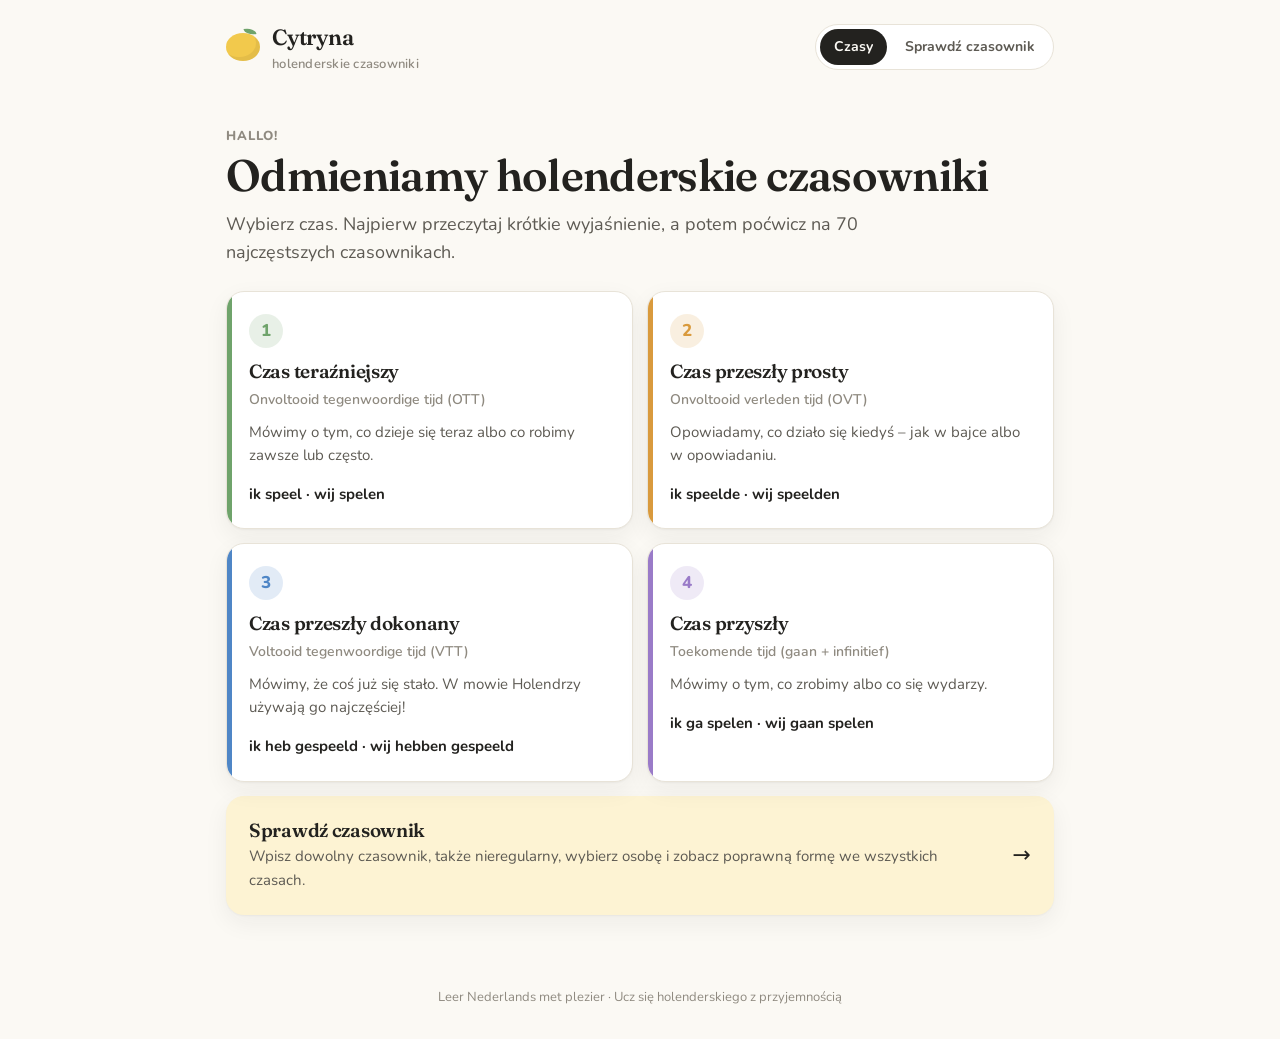
<file: index.html>
<!doctype html>
<html lang="pl">
<head>
  <meta charset="utf-8">
  <meta name="viewport" content="width=device-width, initial-scale=1">
  <title>Cytryna · holenderskie czasowniki</title>
  <meta name="description" content="Nauka odmiany holenderskich czasowników dla dzieci: wyjaśnienia, ćwiczenia i sprawdzanie form.">
  <link rel="preconnect" href="https://fonts.googleapis.com">
  <link rel="preconnect" href="https://fonts.gstatic.com" crossorigin>
  <link href="https://fonts.googleapis.com/css2?family=Fraunces:opsz,wght@9..144,500;9..144,600&family=Nunito:wght@400;600;700;800&display=swap" rel="stylesheet">
  <link rel="stylesheet" href="css/styles.css">
  <link rel="icon" href="data:image/svg+xml,%3Csvg xmlns='http://www.w3.org/2000/svg' viewBox='0 0 32 32'%3E%3Cellipse cx='16' cy='17' rx='12' ry='10' fill='%23F2C94C'/%3E%3Cpath d='M16 7c2-4 6-4 8-3-2 3-5 4-8 3z' fill='%236FA36B'/%3E%3C/svg%3E">
</head>
<body>
  <header class="topbar">
    <a href="#/" class="brand" aria-label="Strona główna">
      <span class="lemon" aria-hidden="true"></span>
      <span class="brand-text">Cytryna <span class="brand-sub">holenderskie czasowniki</span></span>
    </a>
    <nav class="topnav">
      <a href="#/" data-nav="home">Czasy</a>
      <a href="#/sprawdz" data-nav="lookup">Sprawdź czasownik</a>
    </nav>
  </header>

  <main id="app" class="wrap" tabindex="-1"></main>

  <footer class="foot">Leer Nederlands met plezier · Ucz się holenderskiego z przyjemnością</footer>

  <script src="js/data.js"></script>
  <script src="js/conjugate.js"></script>
  <script src="js/app.js"></script>
</body>
</html>
</file>
<file: css/styles.css>
:root {
  --bg: #fbf9f4;
  --surface: #ffffff;
  --surface-2: #f4f1ea;
  --ink: #23221f;
  --ink-2: #5d5a53;
  --ink-3: #8f8a80;
  --line: #e8e3d8;
  --lemon: #f2c94c;
  --lemon-soft: #fdf3d3;
  --leaf: #6fa36b;
  --ok: #3f8f5b;
  --ok-soft: #e3f2e7;
  --bad: #c8553d;
  --bad-soft: #fbe7e2;
  --t-ott: #6fa36b;
  --t-ovt: #d99a3d;
  --t-vtt: #4f86c6;
  --t-tt: #9a7bc8;
  --radius: 18px;
  --shadow: 0 1px 2px rgba(35, 34, 31, .04), 0 8px 24px rgba(35, 34, 31, .06);
  --serif: 'Fraunces', Georgia, 'Times New Roman', serif;
  --sans: 'Nunito', system-ui, -apple-system, 'Segoe UI', sans-serif;
  color-scheme: light;
}

@media (prefers-color-scheme: dark) {
  :root:not([data-theme="light"]) {
    --bg: #171714;
    --surface: #211f1b;
    --surface-2: #2a2823;
    --ink: #f2efe7;
    --ink-2: #c3beb2;
    --ink-3: #8f8a80;
    --line: #36332d;
    --lemon-soft: #3a3220;
    --ok: #7cc492;
    --ok-soft: #1f3326;
    --bad: #ec8a74;
    --bad-soft: #3d221c;
    --shadow: 0 1px 2px rgba(0, 0, 0, .3), 0 8px 24px rgba(0, 0, 0, .25);
    color-scheme: dark;
  }
}

* { box-sizing: border-box; }
html { -webkit-text-size-adjust: 100%; }
body {
  margin: 0;
  background: var(--bg);
  color: var(--ink);
  font-family: var(--sans);
  font-size: 17px;
  line-height: 1.55;
  min-height: 100vh;
  display: flex;
  flex-direction: column;
}
a { color: inherit; }
b { font-weight: 800; }
i { font-style: normal; color: var(--ink); background: var(--surface-2); padding: 0 .3em; border-radius: 6px; }
button { font: inherit; color: inherit; }

.wrap { width: 100%; max-width: 860px; margin: 0 auto; padding: 8px 16px 48px; flex: 1; outline: none; }

/* ---------- top bar ---------- */
.topbar {
  display: flex; align-items: center; justify-content: space-between; gap: 12px;
  max-width: 860px; width: 100%; margin: 0 auto; padding: 20px 16px 12px; flex-wrap: wrap;
}
.brand { display: flex; align-items: center; gap: 12px; text-decoration: none; }
.lemon {
  width: 34px; height: 28px; border-radius: 50%; background: var(--lemon); position: relative; flex: none;
  box-shadow: inset -4px -4px 0 rgba(0, 0, 0, .06);
}
.lemon::after {
  content: ''; position: absolute; width: 12px; height: 7px; background: var(--leaf);
  border-radius: 0 100% 0 100%; top: -5px; right: 4px; transform: rotate(-10deg);
}
.brand-text { font-family: var(--serif); font-weight: 600; font-size: 22px; letter-spacing: -.01em; }
.brand-sub { display: block; font-family: var(--sans); font-size: 13px; font-weight: 600; color: var(--ink-3); letter-spacing: .02em; }
.topnav { display: flex; gap: 4px; background: var(--surface); border: 1px solid var(--line); border-radius: 999px; padding: 4px; }
.topnav a { text-decoration: none; font-weight: 700; font-size: 14px; padding: 7px 14px; border-radius: 999px; color: var(--ink-2); }
.topnav a.active { background: var(--ink); color: var(--bg); }

.foot { text-align: center; color: var(--ink-3); font-size: 13px; padding: 24px 16px 32px; }

/* ---------- typography ---------- */
h1, h2, h3 { font-family: var(--serif); font-weight: 600; letter-spacing: -.015em; line-height: 1.2; margin: 0; }
h1 { font-size: clamp(30px, 6vw, 44px); }
h2 { font-size: 24px; }
h3 { font-size: 19px; }
.lead { color: var(--ink-2); font-size: 18px; margin: 10px 0 0; max-width: 60ch; }
.eyebrow { font-size: 13px; font-weight: 800; letter-spacing: .08em; text-transform: uppercase; color: var(--ink-3); }
.muted { color: var(--ink-3); }

.hero { padding: 28px 0 24px; }

/* ---------- cards ---------- */
.card {
  background: var(--surface); border: 1px solid var(--line); border-radius: var(--radius);
  box-shadow: var(--shadow); padding: 22px;
}
.grid { display: grid; gap: 14px; grid-template-columns: repeat(2, minmax(0, 1fr)); }
@media (max-width: 640px) { .grid { grid-template-columns: 1fr; } }

.tense-card {
  display: flex; flex-direction: column; gap: 6px; text-decoration: none; position: relative;
  transition: transform .15s ease, box-shadow .15s ease; overflow: hidden;
}
.tense-card:hover { transform: translateY(-2px); }
.tense-card::before { content: ''; position: absolute; left: 0; top: 0; bottom: 0; width: 5px; background: var(--accent); }
.tense-card .num {
  width: 34px; height: 34px; border-radius: 50%; display: grid; place-items: center;
  background: color-mix(in srgb, var(--accent) 16%, transparent); color: var(--accent); font-weight: 800; margin-bottom: 6px;
}
.tense-card .nl { font-size: 14px; color: var(--ink-3); font-weight: 600; }
.tense-card p { margin: 4px 0 0; color: var(--ink-2); font-size: 15px; }
.tense-card .ex { margin-top: 10px; font-size: 15px; font-weight: 700; color: var(--ink); }

.lookup-card {
  margin-top: 14px; display: flex; align-items: center; justify-content: space-between; gap: 16px;
  text-decoration: none; background: var(--lemon-soft); border-color: transparent;
}
.lookup-card h3 { margin-bottom: 4px; }
.lookup-card p { margin: 0; color: var(--ink-2); font-size: 15px; }
.arrow { font-size: 22px; flex: none; }

.t-ott { --accent: var(--t-ott); }
.t-ovt { --accent: var(--t-ovt); }
.t-vtt { --accent: var(--t-vtt); }
.t-tt { --accent: var(--t-tt); }

/* ---------- buttons ---------- */
.btn {
  display: inline-flex; align-items: center; justify-content: center; gap: 8px;
  border: 1px solid var(--line); background: var(--surface); border-radius: 999px;
  padding: 12px 22px; font-weight: 800; font-size: 16px; cursor: pointer; text-decoration: none;
  transition: transform .1s ease, background .15s ease;
}
.btn:active { transform: scale(.98); }
.btn-primary { background: var(--ink); color: var(--bg); border-color: var(--ink); }
.btn-accent { background: var(--accent, var(--ink)); color: #fff; border-color: transparent; }
.btn-ghost { background: transparent; border-color: transparent; color: var(--ink-2); padding-left: 8px; padding-right: 8px; }
.btn-row { display: flex; gap: 10px; flex-wrap: wrap; }
.back { margin: 12px 0 0 -8px; }

/* ---------- tense page ---------- */
.tense-head { padding: 18px 0 20px; }
.tense-head .eyebrow { color: var(--accent); }
.when { font-size: 19px; color: var(--ink-2); margin: 10px 0 0; max-width: 60ch; }
.example { margin-top: 14px; padding: 14px 18px; border-radius: 14px; background: var(--surface-2); font-weight: 700; }
.formula {
  display: inline-block; margin-top: 16px; padding: 8px 16px; border-radius: 999px; font-weight: 800;
  background: color-mix(in srgb, var(--accent) 14%, transparent); color: var(--ink);
}
.section { margin-top: 18px; }
.section h2 { margin-bottom: 14px; }
.steps { list-style: none; padding: 0; margin: 0; counter-reset: s; display: grid; gap: 12px; }
.steps li { counter-increment: s; display: grid; grid-template-columns: 30px 1fr; gap: 12px; align-items: start; }
.steps li::before {
  content: counter(s); width: 30px; height: 30px; border-radius: 50%; display: grid; place-items: center;
  background: var(--accent); color: #fff; font-weight: 800; font-size: 14px;
}
.tip { margin-top: 18px; padding: 14px 18px; border-radius: 14px; background: var(--lemon-soft); }
.tip::before { content: 'Wskazówka  '; font-weight: 800; }
.kof { display: flex; gap: 6px; flex-wrap: wrap; margin-top: 10px; }
.kof span {
  width: 38px; height: 44px; border-radius: 10px; display: grid; place-items: center; font-weight: 800; font-size: 20px;
  background: var(--surface-2); color: var(--ink-3);
}
.kof span.space { width: 10px; background: transparent; }
.kof span.hit { background: var(--accent); color: #fff; }

.tables { display: grid; gap: 14px; grid-template-columns: repeat(auto-fit, minmax(220px, 1fr)); }
.conj { width: 100%; border-collapse: collapse; font-size: 16px; }
.conj caption { text-align: left; font-family: var(--serif); font-weight: 600; font-size: 18px; padding-bottom: 8px; }
.conj caption small { font-family: var(--sans); color: var(--ink-3); font-size: 13px; font-weight: 600; margin-left: 6px; }
.conj td { padding: 6px 0; border-top: 1px solid var(--line); }
.conj td:first-child { color: var(--ink-3); width: 38%; font-weight: 600; }
.conj td:last-child { font-weight: 800; }

.practice { display: flex; flex-direction: column; gap: 14px; }
.practice p { margin: 0; color: var(--ink-2); }
.seg { display: flex; gap: 8px; flex-wrap: wrap; }
.seg button {
  border: 1px solid var(--line); background: var(--surface); border-radius: 999px; padding: 9px 16px;
  font-weight: 700; cursor: pointer; color: var(--ink-2);
}
.seg button[aria-pressed="true"] { background: var(--ink); color: var(--bg); border-color: var(--ink); }

/* ---------- quiz ---------- */
.quiz-top { display: flex; align-items: center; justify-content: space-between; gap: 12px; padding: 16px 0 10px; }
.progress { height: 8px; border-radius: 999px; background: var(--surface-2); overflow: hidden; }
.progress > div { height: 100%; background: var(--accent); border-radius: 999px; transition: width .3s ease; }
.counter { font-weight: 800; color: var(--ink-3); font-size: 14px; }

.question { margin-top: 18px; text-align: center; padding: 30px 22px; }
.q-tags { display: flex; gap: 8px; justify-content: center; flex-wrap: wrap; }
.tag {
  font-size: 13px; font-weight: 800; padding: 5px 12px; border-radius: 999px; background: var(--surface-2); color: var(--ink-2);
}
.tag.accent { background: color-mix(in srgb, var(--accent) 16%, transparent); color: var(--ink); }
.q-verb { font-family: var(--serif); font-size: clamp(34px, 8vw, 48px); font-weight: 600; margin-top: 16px; }
.q-tr { color: var(--ink-3); font-weight: 600; }
.q-sentence { margin-top: 18px; font-size: 24px; font-weight: 700; }
.q-sentence .gap {
  display: inline-block; min-width: 110px; border-bottom: 3px dashed var(--accent); margin-left: 6px; color: var(--accent);
}
.options { display: grid; grid-template-columns: 1fr 1fr; gap: 12px; margin-top: 18px; }
@media (max-width: 480px) { .options { grid-template-columns: 1fr; } }
.opt {
  background: var(--surface); border: 2px solid var(--line); border-radius: 16px; padding: 18px 14px;
  font-size: 20px; font-weight: 800; cursor: pointer; transition: border-color .15s, background .15s, transform .1s;
  min-height: 64px;
}
.opt:hover:not(:disabled) { border-color: var(--accent); }
.opt:active:not(:disabled) { transform: scale(.98); }
.opt.wrong { background: var(--bad-soft); border-color: var(--bad); color: var(--bad); text-decoration: line-through; cursor: default; animation: shake .35s; }
.opt.right { background: var(--ok-soft); border-color: var(--ok); color: var(--ok); }
.opt:disabled { cursor: default; }
.feedback { min-height: 30px; margin-top: 16px; text-align: center; font-weight: 800; }
.feedback.bad { color: var(--bad); }
.feedback.good { color: var(--ok); }
@keyframes shake { 0%, 100% { transform: translateX(0); } 25% { transform: translateX(-6px); } 75% { transform: translateX(6px); } }
@keyframes pop { 0% { transform: scale(1); } 50% { transform: scale(1.04); } 100% { transform: scale(1); } }
.opt.right { animation: pop .3s; }

/* ---------- summary ---------- */
.summary-head { display: flex; align-items: center; gap: 24px; padding: 24px 0; flex-wrap: wrap; }
.ring { width: 150px; height: 150px; flex: none; position: relative; }
.ring svg { width: 100%; height: 100%; transform: rotate(-90deg); }
.ring .val { position: absolute; inset: 0; display: grid; place-items: center; font-family: var(--serif); font-size: 38px; font-weight: 600; }
.summary-head h1 { font-size: clamp(28px, 5vw, 38px); }
.stats { display: flex; gap: 10px; flex-wrap: wrap; margin-top: 12px; }
.stat { background: var(--surface); border: 1px solid var(--line); border-radius: 14px; padding: 8px 14px; font-weight: 700; font-size: 15px; }
.stat b { font-size: 18px; }

.mistakes { display: grid; gap: 12px; }
.mistake { padding: 18px 20px; }
.mistake-top { display: flex; justify-content: space-between; gap: 12px; flex-wrap: wrap; align-items: baseline; }
.mistake-q { font-weight: 800; font-size: 18px; }
.mistake-q .muted { font-weight: 600; font-size: 15px; }
.answers { display: flex; gap: 10px; flex-wrap: wrap; margin-top: 10px; }
.ans { padding: 4px 12px; border-radius: 10px; font-weight: 800; }
.ans.bad { background: var(--bad-soft); color: var(--bad); text-decoration: line-through; }
.ans.good { background: var(--ok-soft); color: var(--ok); }
.why { margin-top: 12px; color: var(--ink-2); font-size: 15.5px; border-top: 1px solid var(--line); padding-top: 12px; }
.why b, .fexp b { white-space: nowrap; }
.why::before { content: 'Dlaczego? '; font-weight: 800; color: var(--ink); }
.perfect { text-align: center; padding: 28px; font-weight: 700; color: var(--ink-2); }

/* ---------- lookup ---------- */
.lookup-form { display: flex; flex-direction: column; gap: 16px; }
.field label { display: block; font-weight: 800; margin-bottom: 8px; }
.input-row { display: flex; gap: 10px; flex-wrap: wrap; }
.input-row input {
  flex: 1; min-width: 0; font: inherit; font-size: 20px; font-weight: 700; padding: 12px 18px;
  border-radius: 999px; border: 2px solid var(--line); background: var(--bg); color: var(--ink); outline: none;
}
.input-row input:focus { border-color: var(--ink); }
.hint { font-size: 14px; color: var(--ink-3); margin-top: 8px; }
.chips { display: flex; gap: 6px; flex-wrap: wrap; margin-top: 10px; }
.chip { border: 1px dashed var(--line); background: transparent; border-radius: 999px; padding: 4px 12px; font-size: 14px; font-weight: 700; color: var(--ink-2); cursor: pointer; }

.result-head { display: flex; align-items: baseline; gap: 12px; flex-wrap: wrap; margin: 26px 0 6px; }
.result-head h2 { font-size: 32px; }
.badges { display: flex; gap: 6px; flex-wrap: wrap; }
.badge { font-size: 12px; font-weight: 800; padding: 4px 10px; border-radius: 999px; background: var(--surface-2); color: var(--ink-2); text-transform: uppercase; letter-spacing: .04em; }
.badge.irr { background: var(--bad-soft); color: var(--bad); }
.badge.reg { background: var(--ok-soft); color: var(--ok); }
.notice { padding: 12px 16px; border-radius: 14px; background: var(--lemon-soft); margin-top: 12px; font-size: 15px; }
.notice.error { background: var(--bad-soft); color: var(--bad); font-weight: 700; }

.forms { display: grid; gap: 12px; margin-top: 16px; }
.form-row { display: grid; grid-template-columns: 170px 1fr; gap: 16px; align-items: start; position: relative; overflow: hidden; }
.form-row::before { content: ''; position: absolute; left: 0; top: 0; bottom: 0; width: 5px; background: var(--accent); }
.form-row .tname { font-weight: 800; }
.form-row .tname small { display: block; font-weight: 600; color: var(--ink-3); font-size: 13px; }
.form-row .fval { font-family: var(--serif); font-size: 24px; font-weight: 600; }
.form-row .fval .who { font-family: var(--sans); color: var(--ink-3); font-size: 18px; font-weight: 700; margin-right: 6px; }
.form-row .fexp { color: var(--ink-2); font-size: 15px; margin-top: 4px; }
@media (max-width: 560px) { .form-row { grid-template-columns: 1fr; gap: 6px; } }

.full-table { width: 100%; border-collapse: collapse; font-size: 15px; }
.full-table th, .full-table td { text-align: left; padding: 10px 8px; border-top: 1px solid var(--line); vertical-align: top; }
.full-table th { font-size: 13px; color: var(--ink-3); text-transform: uppercase; letter-spacing: .04em; border-top: 0; }
.full-table td:first-child { color: var(--ink-3); font-weight: 700; white-space: nowrap; }
.full-table td { font-weight: 700; }
.table-scroll { overflow-x: auto; }

.sr-only { position: absolute; width: 1px; height: 1px; overflow: hidden; clip: rect(0 0 0 0); white-space: nowrap; }
:focus-visible { outline: 3px solid var(--lemon); outline-offset: 2px; }
@media (prefers-reduced-motion: reduce) { * { animation: none !important; transition: none !important; } }
</file>
